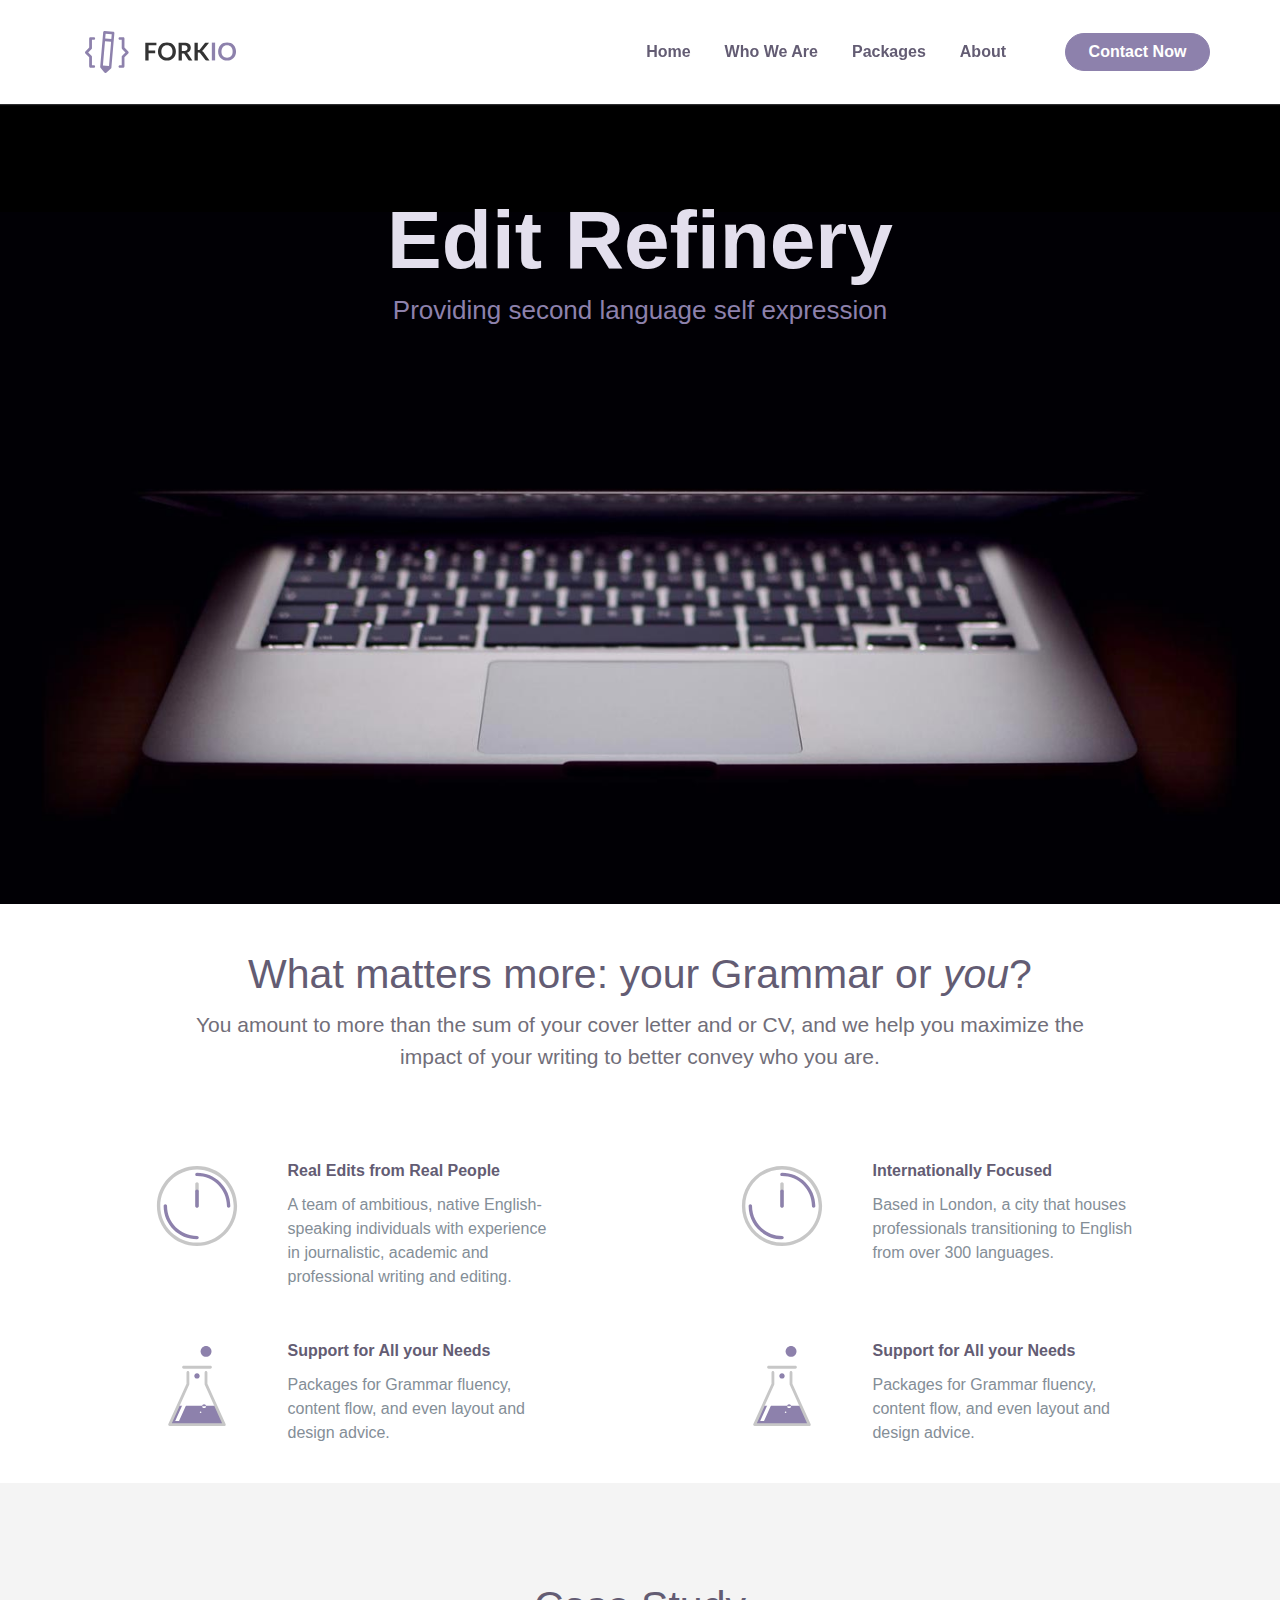
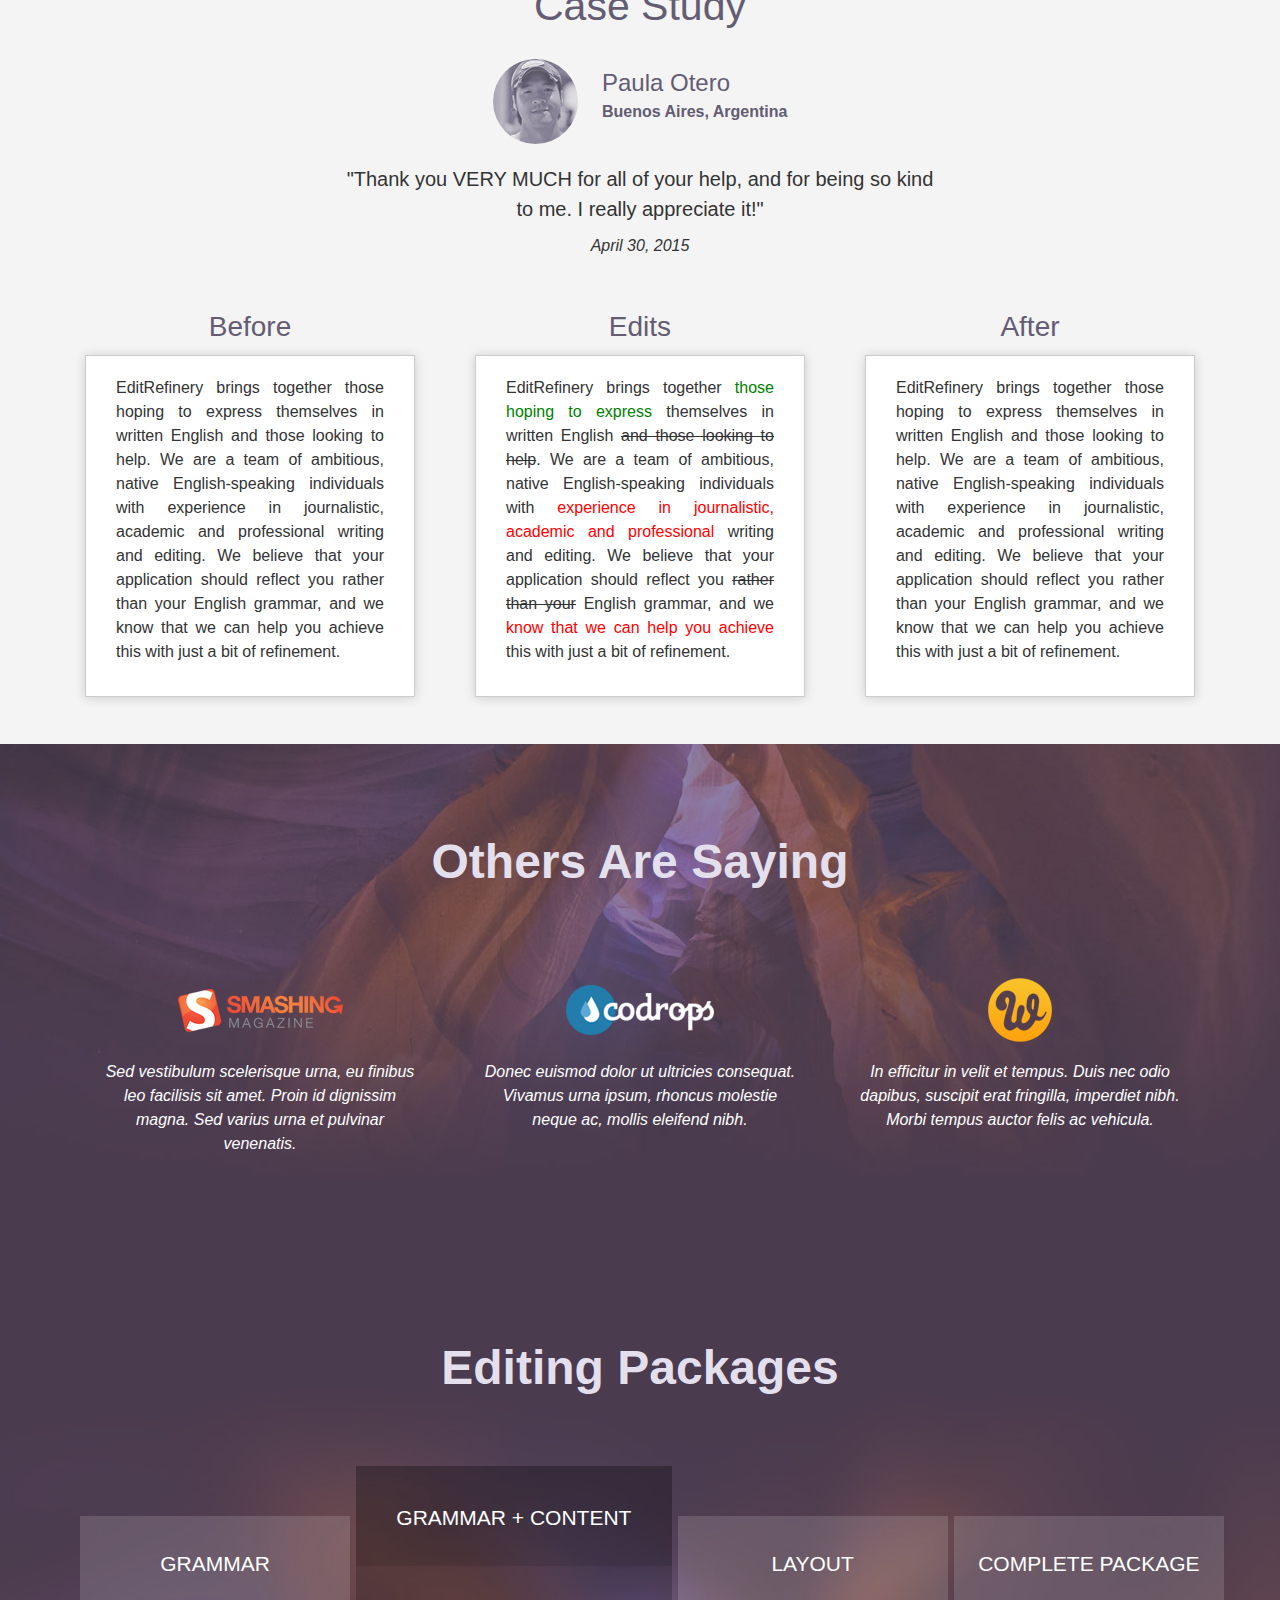
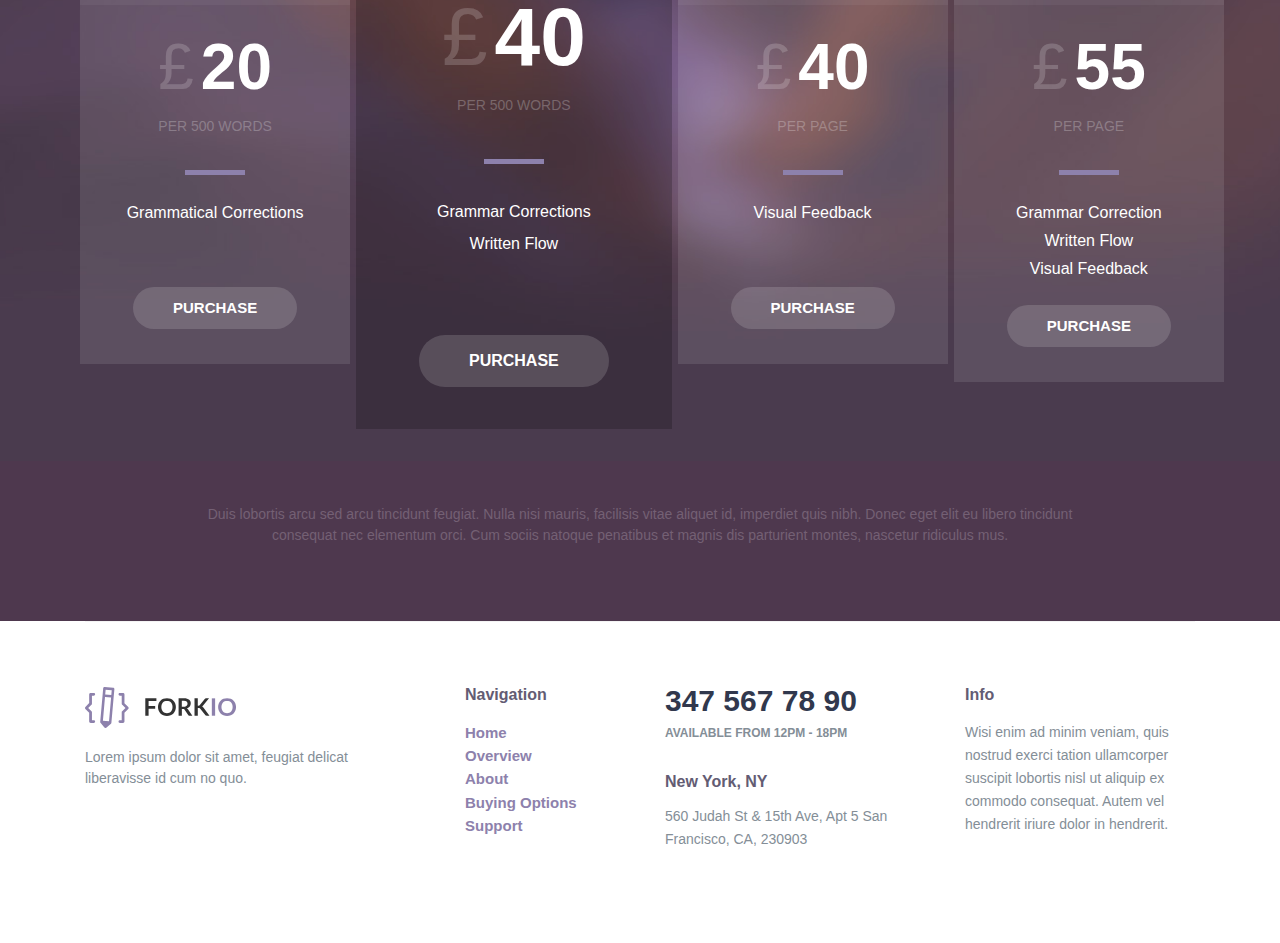
<file: index.html>
<!DOCTYPE html>
<html>
<head>
	<meta charset="utf-8">
	<meta name="viewport" content="width=device-width, initial-scale=1.0">
	<title>Edit Refinery</title>
	<meta name="description" content="A free responsive website template made exclusively for Codrops by Pixel Buddha and PSD2HTML">
	<meta name="keywords" content="website template, css3, one page, bootstrap, app template, web app, start-up">
	<meta name="author" content="Pixel Buddha and PSD2HTML for Codrops">
	<link rel="apple-touch-icon" sizes="57x57" href="favicons/apple-touch-icon-57x57.png">
	<link rel="apple-touch-icon" sizes="60x60" href="favicons/apple-touch-icon-60x60.png">
	<link rel="apple-touch-icon" sizes="72x72" href="favicons/apple-touch-icon-72x72.png">
	<link rel="apple-touch-icon" sizes="76x76" href="favicons/apple-touch-icon-76x76.png">
	<link rel="apple-touch-icon" sizes="114x114" href="favicons/apple-touch-icon-114x114.png">
	<link rel="apple-touch-icon" sizes="120x120" href="favicons/apple-touch-icon-120x120.png">
	<link rel="apple-touch-icon" sizes="144x144" href="favicons/apple-touch-icon-144x144.png">
	<link rel="apple-touch-icon" sizes="152x152" href="favicons/apple-touch-icon-152x152.png">
	<link rel="apple-touch-icon" sizes="180x180" href="favicons/apple-touch-icon-180x180.png">
	<link rel="icon" type="image/png" href="favicons/favicon-32x32.png" sizes="32x32">
	<link rel="icon" type="image/png" href="favicons/favicon-194x194.png" sizes="194x194">
	<link rel="icon" type="image/png" href="favicons/favicon-96x96.png" sizes="96x96">
	<link rel="icon" type="image/png" href="favicons/android-chrome-192x192.png" sizes="192x192">
	<link rel="icon" type="image/png" href="favicons/favicon-16x16.png" sizes="16x16">
	<link rel="manifest" href="favicons/manifest.json">
	<link rel="shortcut icon" href="favicons/favicon.ico">
	<meta name="msapplication-TileColor" content="#603cba">
	<meta name="msapplication-TileImage" content="favicons/mstile-144x144.png">
	<meta name="msapplication-config" content="favicons/browserconfig.xml">
	<meta name="theme-color" content="#ffffff">
	<link rel="stylesheet" href="css/bootstrap.css">
	<link rel="stylesheet" href="fonts/font-awesome-4.3.0/css/font-awesome.min.css">
	<link rel="stylesheet" href="css/all.css">
	<!-- <link href='http://fonts.googleapis.com/css?family=Montserrat:400,700|Source+Sans+Pro:400,700,400italic,700italic' rel='stylesheet' type='text/css'> -->
</head>
<body>
<div id="wrapper">
	<header id="header">
		<div class="container">
			<div class="logo"><a href="#"><img src="images/logo.svg" alt="FORKIO"></a></div>
			<nav id="nav">
				<div class="opener-holder">
					<a href="#" class="nav-opener"><span></span></a>
				</div>
				<a href="#" class="btn btn-primary rounded">Contact Now</a>
				<div class="nav-drop">
					<ul>
						<li class="active visible-sm visible-xs"><a href="#">Home</a></li>
						<li><a href="#home">Home</a></li>
						<li><a href="#info">Who We Are</a></li>
						<li><a href="#packages">Packages</a></li>
						<li><a href="#">About</a></li>
					</ul>
					<div class="drop-holder visible-sm visible-xs">
						<span>Follow Us</span>
						<ul class="social-networks">
							<li><a class="fa fa-github" href="#"></a></li>
							<li><a class="fa fa-twitter" href="#"></a></li>
							<li><a class="fa fa-facebook" href="#"></a></li>
						</ul>
					</div>
				</div>
			</nav>
		</div>
	</header>
	<a name="home"></a>
	<section class="visual">

		<div class="container">
			<div class="text-block">
				<div class="heading-holder bg-black">
					<h1>Edit Refinery</h1>
				</div>
				<p class="tagline bg-black">Providing second language self expression</p>
				<!-- <span class="info bg-black">Available anywhere in the world</span> -->
			</div>
		</div>
		<img src="images/img-decor-01.jpg" alt="" class="bg-stretch full">
	</section>
	<!-- <section class="main">
		<div class="container">
			<div id="cta">
				<a href="http://tympanus.net/codrops/?p=23525" class="btn btn-primary rounded">Contact Now</a>
			</div>
			<div class="row">
				<div class="text-box col-md-offset-1 col-md-10">

					<h1>What matters more: your Grammar or <em>you</em>?</h1>
					<p>Here at EditRefinery, we believe that you amount to more than the sum of your cover letter and or CV. We vow to work with you to maximize the impact of your writing and better convey who you are.</p>
					<div class="social-placeholder"><img src="images/img-social-placeholder-01.png" height="26" width="365" alt=""></div>
				</div>
			</div>
		</div>
	</section>  -->
	<a name="info"></a>
	<scetion class="area">
		<div class="container">

			<div class="row">
				<br>
				<div class="text-box col-md-offset-1 col-md-10">
					<h1>What matters more: your Grammar or <em>you</em>?</h1>
					<p>You amount to more than the sum of your cover letter and or CV, and we help you maximize the impact of your writing to better convey who you are.</p>
					<!-- Could bold 'maximize the impact' and other parts -->
					<!-- <div class="social-placeholder"><img src="images/img-social-placeholder-01.png" height="26" width="365" alt=""></div> -->
				</div>
			</div>

			<div class="row">
				<div class="col-md-4 col-md-offset-1">
					<ul class="visual-list">
						<li>
							<div class="img-holder"><img src="images/graph-01.svg" alt=""></div>
							<div class="text-holder">
								<h3>Real Edits from Real People</h3>
								<p>A team of ambitious, native English-speaking individuals with experience in journalistic, academic and professional writing and editing.</p>
							</div>
						</li>
						<li>
							<div class="img-holder"><img src="images/graph-02.svg" alt=""></div>
							<div class="text-holder">
								<h3>Support for All your Needs</h3>
								<p>Packages for Grammar fluency, content flow, and even layout and design advice.</p>
							</div>
						</li>
					</ul>
				</div>
				<div class="col-md-4 col-md-offset-2">
					<ul class="visual-list">
						<li>
							<div class="img-holder"><img src="images/graph-01.svg" alt=""></div>
							<div class="text-holder">
								<h3>Internationally Focused</h3>
								<p>Based in London, a city that houses professionals transitioning to English from over 300 languages.</p><br>
							</div>
						</li>
						<li>
							<div class="img-holder"><img src="images/graph-02.svg" alt=""></div>
							<div class="text-holder">
								<h3>Support for All your Needs</h3>
								<p>Packages for Grammar fluency, content flow, and even layout and design advice.</p>
							</div>
						</li>
					</ul>
				</div>
			</div>
		</div>
	</scetion>
	<section class="area">
		<div class="container center-text">
			<h1>Case Study</h1>
			<div class="success-story">
				<div class="success-img">
					<div class="img-holder"><img src="images/user-01.jpg" height="85" width="85" alt=""></div>
					<div class="text-holder">
						<h3>Paula Otero</h3>
						<h4>Buenos Aires, Argentina</h4>
					</div>
				</div>
				<p>"Thank you VERY MUCH for all of your help, and for being so kind to me. I really appreciate it!"</p>
				<em>April 30, 2015</em>
			</div>
			<div class="row">
				<div class="col-md-4 edit-holder">
					<h3>Before</h3>
					<div class="edit-box before">
						<p>EditRefinery brings together those hoping to express themselves in written English and those looking to help. We are a team of ambitious, native English-speaking individuals with experience in journalistic, academic and professional writing and editing. We believe that your application should reflect you rather than your English grammar, and we know that we can help you achieve this with just a bit of refinement.</p>
					</div>
					<!-- <img class="img-right" src="images/before-edits.png" alt="before"> -->
				</div>
				<div class="col-md-4 edit-holder">
					<h3>Edits</h3>
					<div class="edit-box edits">
						<p>EditRefinery brings together <span class="green">those hoping to express</span> themselves in written English <strike>and those looking to help</strike>. We are a team of ambitious, native English-speaking individuals with <span class="red">experience in journalistic, academic and professional</span> writing and editing. We believe that your application should reflect you <strike>rather than your</strike> English grammar, and we <span class="red">know that we can help you achieve</span> this with just a bit of refinement.</p>
					</div>
				</div>
				<div class="col-md-4 edit-holder">
					<h3>After</h3>
					<div class="edit-box after">
						<p>EditRefinery brings together those hoping to express themselves in written English and those looking to help. We are a team of ambitious, native English-speaking individuals with experience in journalistic, academic and professional writing and editing. We believe that your application should reflect you rather than your English grammar, and we know that we can help you achieve this with just a bit of refinement.</p>
					</div>
					<!-- <img class="img-left" src="images/after-edits.png" alt="after"> -->
				</div>
			</div>
		</div>
	</section>
	
	<section class="visual-container">
		<div class="visual-area">
			<div class="container">
				<h2>Others Are Saying</h2>
				<ul class="testimonials">
					<li>
						<div class="img-holder"><a href="#"><img src="images/logo-smashing.png" height="43" width="165" alt="smashing magazine"></a></div>
						<p><em>Sed vestibulum scelerisque urna, eu finibus leo facilisis sit amet. Proin id dignissim magna. Sed varius urna et pulvinar venenatis. </em></p>
					</li>
					<li>
						<div class="img-holder"><a href="#"><img src="images/logo-codrops.png" height="50" width="148" alt="codrops"></a></div>
						<p><em>Donec euismod dolor ut ultricies consequat. Vivamus urna ipsum, rhoncus molestie neque ac, mollis eleifend nibh.</em></p>
					</li>
					<li>
						<div class="img-holder"><a href="#"><img src="images/logo-w.png" height="64" width="64" alt="w"></a></div>
						<p><em>In efficitur in velit et tempus. Duis nec odio dapibus, suscipit erat fringilla, imperdiet nibh. Morbi tempus auctor felis ac vehicula. </em></p>
					</li>
				</ul>
			</div>
			<img src="images/img-decor-02.jpg" height="764" width="1380" alt="" class="bg-stretch">
		</div>
		<a name="packages"></a>	
		<div class="visual-area">
			<div class="container">
				<h2>Editing Packages</h2>
				<div class="pricing-tables">
					<div class="plan">
		                <div class="head">
		                    <h3>Grammar</h3>
		                </div>
		                <div class="price">
		                    <span class="price-main"><span class="symbol">&#163;</span>20</span>
		                    <span class="price-additional">per 500 words</span>
		                </div>
		                <ul class="item-list">
		                    <li>Grammatical Corrections</li>
		                </ul>
		                <button type="button" class="btn btn-default rounded">purchase</button>
		            </div>
		            <div class="plan recommended">
		                <div class="head">
		                    <h3>Grammar + Content</h3> </div>
		                <div class="price">
		                    <span class="price-main"><span class="symbol">&#163;</span>40</span>
		                    <span class="price-additional">per 500 words</span>
		                </div>
		                    <ul class="item-list">
		                       <li>Grammar Corrections</li>
		                       <li>Written Flow</li>
		                    </ul>
		                <button type="button" class="btn btn-default rounded">purchase</button>
		            </div>
		            <div class="plan">
		                <div class="head">
		                    <h3>Layout</h3> </div>
		                <div class="price">
		                    <span class="price-main"><span class="symbol">&#163;</span>40</span>
		                    <span class="price-additional">per page</span>
		                </div>
		                    <ul class="item-list">
		                        <li>Visual Feedback</li>
		                    </ul>
		                <button type="button" class="btn btn-default rounded">purchase</button>
		            </div>
		            <div class="plan">
		                <div class="head">
		                    <h3>Complete Package</h3> </div>
		                <div class="price">
		                    <span class="price-main"><span class="symbol">&#163;</span>55</span>
		                    <span class="price-additional">per page</span>
		                </div>
		                <ul class="item-list">
		                    <li>Grammar Correction</li>
		                    <li>Written Flow</li>
		                    <li>Visual Feedback</li>
		                </ul>
		                <button type="button" class="btn btn-default rounded">purchase</button>
		            </div>
				</div>
				<p class="silent">Duis lobortis arcu sed arcu tincidunt feugiat. Nulla nisi mauris, facilisis vitae aliquet id, imperdiet quis nibh. Donec eget elit eu libero tincidunt consequat nec elementum orci. Cum sociis natoque penatibus et magnis dis parturient montes, nascetur ridiculus mus. </p>
			</div>
			<img src="images/img-decor-03.jpg" height="1175" width="1380" alt="" class="bg-stretch">
		</div>
	</section>
	
	<footer id="footer">
		<div class="container">
			<div class="footer-holder">
				<div class="row">
					<div class="col-md-4">
						<div class="logo"><a href="#"><img src="images/logo.svg" alt="FORKIO"></a></div>
						<p>Lorem ipsum dolor sit amet, feugiat delicat<br /> liberavisse id cum no quo.</p>
					</div>
					<div class="col-md-2">
						<h4>Navigation</h4>
						<ul>
							<li><a href="#">Home</a></li>
							<li><a href="#">Overview</a></li>
							<li><a href="#">About</a></li>
							<li><a href="#">Buying Options</a></li>
							<li><a href="#">Support</a></li>
						</ul>
					</div>
					<div class="col-md-3">
						<div class="text-holder">
							<strong class="phone"><a href="tel:3475677890">347 567 78 90</a></strong>
							<span class="available">Available from 12PM - 18PM</span>
							<h4>New York, NY</h4>
							<address>560 Judah St &amp; 15th Ave, Apt 5 San Francisco, CA, 230903</address>
						</div>
					</div>
					<div class="col-md-3">
						<div class="text-frame">
							<h4>Info</h4>
							<p>Wisi enim ad minim veniam, quis nostrud exerci tation ullamcorper suscipit lobortis nisl ut aliquip ex commodo consequat. Autem vel hendrerit iriure dolor in hendrerit.</p>
						</div>
					</div>
				</div>
			</div>
		</div>
	</footer>
</div>
<script src="js/jquery-1.11.2.min.js"></script>
<script src="js/bootstrap.js"></script>
<script src="js/jquery.main.js"></script>
</body>
</html>
</file>
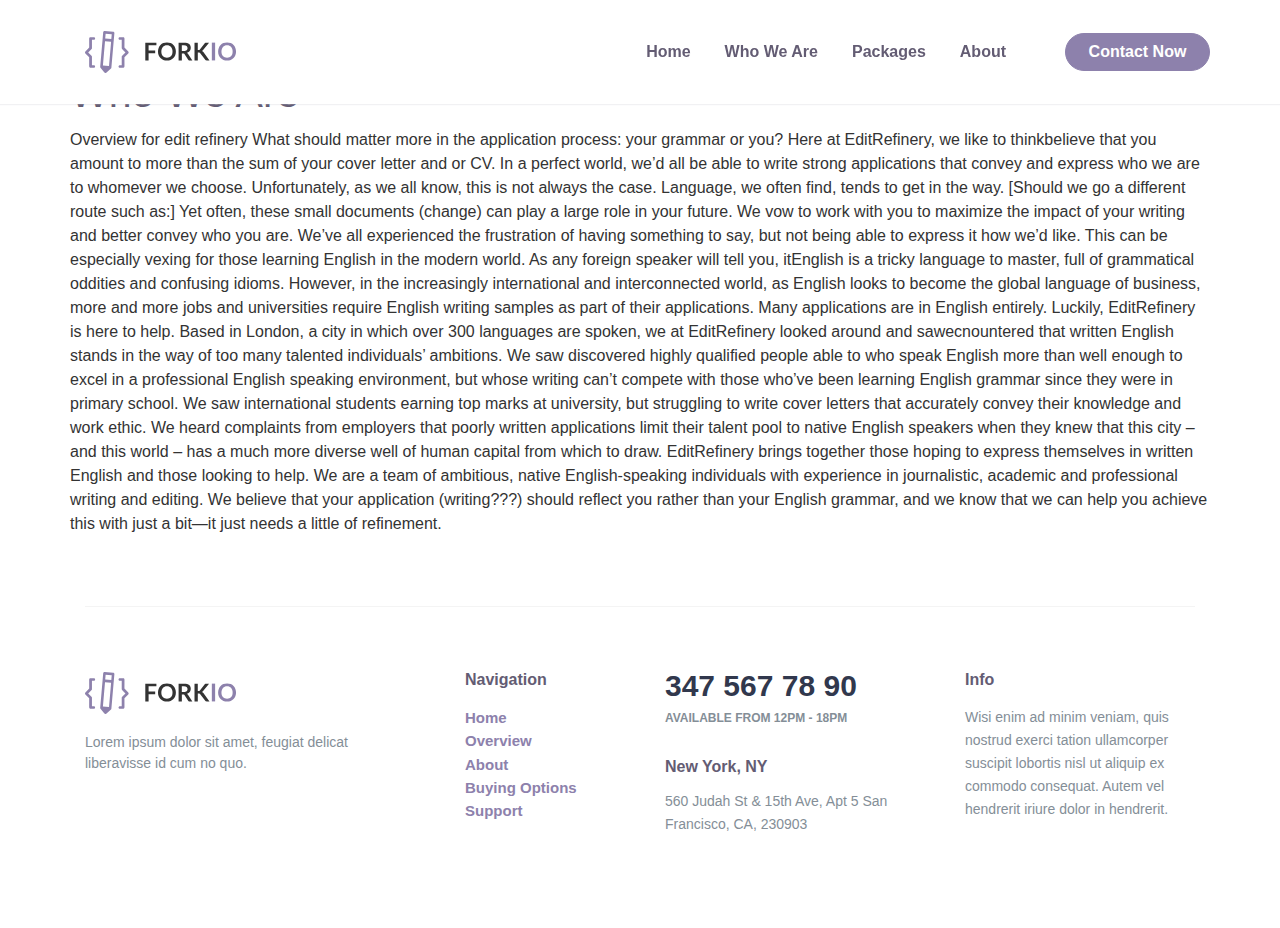
<file: about.html>
<!DOCTYPE html>
<html>
<head>
	<meta charset="utf-8">
	<meta name="viewport" content="width=device-width, initial-scale=1.0">
	<title>Edit Refinery</title>
	<meta name="description" content="A free responsive website template made exclusively for Codrops by Pixel Buddha and PSD2HTML">
	<meta name="keywords" content="website template, css3, one page, bootstrap, app template, web app, start-up">
	<meta name="author" content="Pixel Buddha and PSD2HTML for Codrops">
	<link rel="apple-touch-icon" sizes="57x57" href="favicons/apple-touch-icon-57x57.png">
	<link rel="apple-touch-icon" sizes="60x60" href="favicons/apple-touch-icon-60x60.png">
	<link rel="apple-touch-icon" sizes="72x72" href="favicons/apple-touch-icon-72x72.png">
	<link rel="apple-touch-icon" sizes="76x76" href="favicons/apple-touch-icon-76x76.png">
	<link rel="apple-touch-icon" sizes="114x114" href="favicons/apple-touch-icon-114x114.png">
	<link rel="apple-touch-icon" sizes="120x120" href="favicons/apple-touch-icon-120x120.png">
	<link rel="apple-touch-icon" sizes="144x144" href="favicons/apple-touch-icon-144x144.png">
	<link rel="apple-touch-icon" sizes="152x152" href="favicons/apple-touch-icon-152x152.png">
	<link rel="apple-touch-icon" sizes="180x180" href="favicons/apple-touch-icon-180x180.png">
	<link rel="icon" type="image/png" href="favicons/favicon-32x32.png" sizes="32x32">
	<link rel="icon" type="image/png" href="favicons/favicon-194x194.png" sizes="194x194">
	<link rel="icon" type="image/png" href="favicons/favicon-96x96.png" sizes="96x96">
	<link rel="icon" type="image/png" href="favicons/android-chrome-192x192.png" sizes="192x192">
	<link rel="icon" type="image/png" href="favicons/favicon-16x16.png" sizes="16x16">
	<link rel="manifest" href="favicons/manifest.json">
	<link rel="shortcut icon" href="favicons/favicon.ico">
	<meta name="msapplication-TileColor" content="#603cba">
	<meta name="msapplication-TileImage" content="favicons/mstile-144x144.png">
	<meta name="msapplication-config" content="favicons/browserconfig.xml">
	<meta name="theme-color" content="#ffffff">
	<link rel="stylesheet" href="css/bootstrap.css">
	<link rel="stylesheet" href="fonts/font-awesome-4.3.0/css/font-awesome.min.css">
	<link rel="stylesheet" href="css/all.css">
	<!-- <link href='http://fonts.googleapis.com/css?family=Montserrat:400,700|Source+Sans+Pro:400,700,400italic,700italic' rel='stylesheet' type='text/css'> -->
</head>
<body>
<div id="wrapper">
	<header id="header">
		<div class="container">
			<div class="logo"><a href="#"><img src="images/logo.svg" alt="FORKIO"></a></div>
			<nav id="nav">
				<div class="opener-holder">
					<a href="#" class="nav-opener"><span></span></a>
				</div>
				<a href="#" class="btn btn-primary rounded">Contact Now</a>
				<div class="nav-drop">
					<ul>
						<li class="active visible-sm visible-xs"><a href="#">Home</a></li>
						<li><a href="#home">Home</a></li>
						<li><a href="#info">Who We Are</a></li>
						<li><a href="#packages">Packages</a></li>
						<li><a href="#">About</a></li>
					</ul>
					<div class="drop-holder visible-sm visible-xs">
						<span>Follow Us</span>
						<ul class="social-networks">
							<li><a class="fa fa-github" href="#"></a></li>
							<li><a class="fa fa-twitter" href="#"></a></li>
							<li><a class="fa fa-facebook" href="#"></a></li>
						</ul>
					</div>
				</div>
			</nav>
		</div>
	</header>

	<section class="main">
		<div class="container">
			<h1>Who We Are</h1>
			<p>Overview for edit refinery

What should matter more in the application process: your grammar or you?

Here at EditRefinery, we like to thinkbelieve that you amount to more than the sum of your cover letter and or CV. 

In a perfect world, we’d all be able to write strong applications that convey and express who we are to whomever we choose. Unfortunately, as we all know, this is not always the case. Language, we often find, tends to get in the way.

[Should we go a different route such as:] Yet often, these small documents (change) can play a large role in your future. We vow to work with you to maximize the impact of your writing and better convey who you are.

We’ve all  experienced the frustration of having something to say, but not being able to express it how we’d like. This can be especially vexing for those learning English in the modern world.  As any foreign speaker will tell you, itEnglish is a tricky language to master, full of grammatical oddities and confusing idioms. However, in the increasingly international and interconnected world, as English looks to become the global language of business, more and more jobs and universities require English writing samples as part of their applications. Many applications are in English entirely.  Luckily, EditRefinery is here to help.

Based in London, a city in which over 300 languages are spoken, we at EditRefinery looked around and sawecnountered that written English stands in the way of too many talented individuals’ ambitions. We saw discovered highly qualified people able to who speak English more than well enough to excel in a professional English speaking environment, but whose writing can’t compete with those who’ve been learning English grammar since they were in primary school. We saw international students earning top marks at university, but struggling to write cover letters that accurately convey their knowledge and work ethic. We heard complaints from employers that poorly written applications limit their talent pool to native English speakers when they knew that this city – and this world – has a much more diverse well of human capital  from which to draw.

EditRefinery brings together those hoping to express themselves in written English and those looking to help. We are a team of ambitious, native English-speaking individuals with experience in journalistic, academic and professional writing and editing. We believe that your application (writing???) should reflect you rather than your English grammar, and we know that we can help you achieve this with just a bit—it just needs a little of  refinement.
</p>
		</div>
	</section>


	<footer id="footer">
		<div class="container">
			<div class="footer-holder">
				<div class="row">
					<div class="col-md-4">
						<div class="logo"><a href="#"><img src="images/logo.svg" alt="FORKIO"></a></div>
						<p>Lorem ipsum dolor sit amet, feugiat delicat<br /> liberavisse id cum no quo.</p>
					</div>
					<div class="col-md-2">
						<h4>Navigation</h4>
						<ul>
							<li><a href="#">Home</a></li>
							<li><a href="#">Overview</a></li>
							<li><a href="#">About</a></li>
							<li><a href="#">Buying Options</a></li>
							<li><a href="#">Support</a></li>
						</ul>
					</div>
					<div class="col-md-3">
						<div class="text-holder">
							<strong class="phone"><a href="tel:3475677890">347 567 78 90</a></strong>
							<span class="available">Available from 12PM - 18PM</span>
							<h4>New York, NY</h4>
							<address>560 Judah St &amp; 15th Ave, Apt 5 San Francisco, CA, 230903</address>
						</div>
					</div>
					<div class="col-md-3">
						<div class="text-frame">
							<h4>Info</h4>
							<p>Wisi enim ad minim veniam, quis nostrud exerci tation ullamcorper suscipit lobortis nisl ut aliquip ex commodo consequat. Autem vel hendrerit iriure dolor in hendrerit.</p>
						</div>
					</div>
				</div>
			</div>
		</div>
	</footer>
</div>
<script src="js/jquery-1.11.2.min.js"></script>
<script src="js/bootstrap.js"></script>
<script src="js/jquery.main.js"></script>
</body>
</html>
</file>
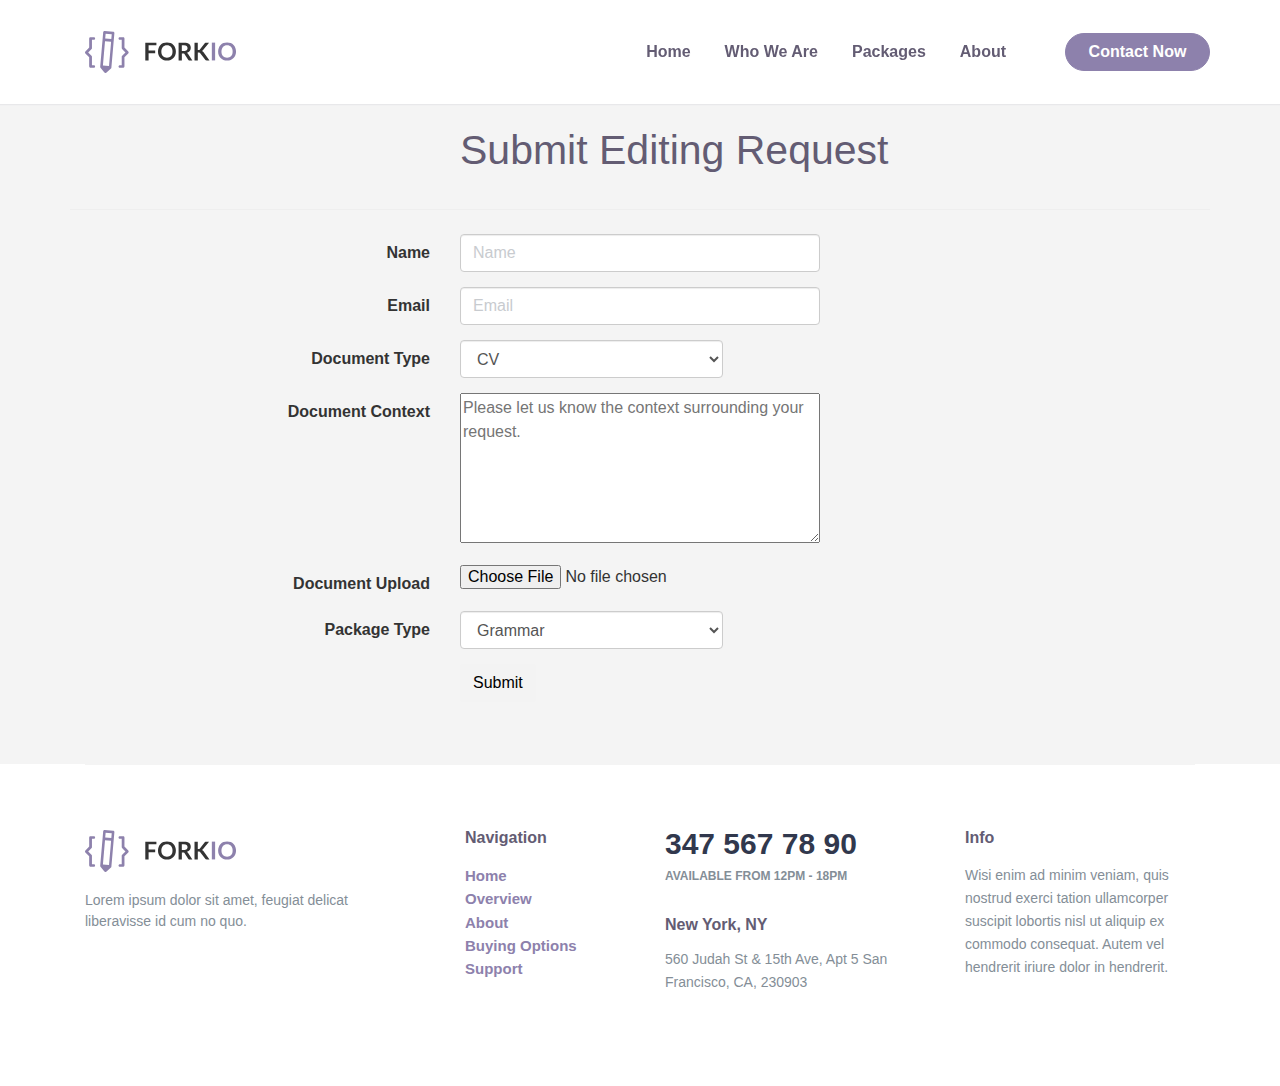
<file: request.html>
<!DOCTYPE html>
<html>
<head>
	<meta charset="utf-8">
	<meta name="viewport" content="width=device-width, initial-scale=1.0">
	<title>Edit Refinery</title>
	<meta name="description" content="A free responsive website template made exclusively for Codrops by Pixel Buddha and PSD2HTML">
	<meta name="keywords" content="website template, css3, one page, bootstrap, app template, web app, start-up">
	<meta name="author" content="Pixel Buddha and PSD2HTML for Codrops">
	<link rel="apple-touch-icon" sizes="57x57" href="favicons/apple-touch-icon-57x57.png">
	<link rel="apple-touch-icon" sizes="60x60" href="favicons/apple-touch-icon-60x60.png">
	<link rel="apple-touch-icon" sizes="72x72" href="favicons/apple-touch-icon-72x72.png">
	<link rel="apple-touch-icon" sizes="76x76" href="favicons/apple-touch-icon-76x76.png">
	<link rel="apple-touch-icon" sizes="114x114" href="favicons/apple-touch-icon-114x114.png">
	<link rel="apple-touch-icon" sizes="120x120" href="favicons/apple-touch-icon-120x120.png">
	<link rel="apple-touch-icon" sizes="144x144" href="favicons/apple-touch-icon-144x144.png">
	<link rel="apple-touch-icon" sizes="152x152" href="favicons/apple-touch-icon-152x152.png">
	<link rel="apple-touch-icon" sizes="180x180" href="favicons/apple-touch-icon-180x180.png">
	<link rel="icon" type="image/png" href="favicons/favicon-32x32.png" sizes="32x32">
	<link rel="icon" type="image/png" href="favicons/favicon-194x194.png" sizes="194x194">
	<link rel="icon" type="image/png" href="favicons/favicon-96x96.png" sizes="96x96">
	<link rel="icon" type="image/png" href="favicons/android-chrome-192x192.png" sizes="192x192">
	<link rel="icon" type="image/png" href="favicons/favicon-16x16.png" sizes="16x16">
	<link rel="manifest" href="favicons/manifest.json">
	<link rel="shortcut icon" href="favicons/favicon.ico">
	<meta name="msapplication-TileColor" content="#603cba">
	<meta name="msapplication-TileImage" content="favicons/mstile-144x144.png">
	<meta name="msapplication-config" content="favicons/browserconfig.xml">
	<meta name="theme-color" content="#ffffff">
	<link rel="stylesheet" href="css/bootstrap.css">
	<link rel="stylesheet" href="fonts/font-awesome-4.3.0/css/font-awesome.min.css">
	<link rel="stylesheet" href="css/all.css">
	<!-- <link href='http://fonts.googleapis.com/css?family=Montserrat:400,700|Source+Sans+Pro:400,700,400italic,700italic' rel='stylesheet' type='text/css'> -->
</head>
<body>
<div id="wrapper">
	<header id="header">
		<div class="container">
			<div class="logo"><a href="#"><img src="images/logo.svg" alt="FORKIO"></a></div>
			<nav id="nav">
				<div class="opener-holder">
					<a href="#" class="nav-opener"><span></span></a>
				</div>
				<a href="#" class="btn btn-primary rounded">Contact Now</a>
				<div class="nav-drop">
					<ul>
						<li class="active visible-sm visible-xs"><a href="#">Home</a></li>
						<li><a href="#home">Home</a></li>
						<li><a href="#info">Who We Are</a></li>
						<li><a href="#packages">Packages</a></li>
						<li><a href="#">About</a></li>
					</ul>
					<div class="drop-holder visible-sm visible-xs">
						<span>Follow Us</span>
						<ul class="social-networks">
							<li><a class="fa fa-github" href="#"></a></li>
							<li><a class="fa fa-twitter" href="#"></a></li>
							<li><a class="fa fa-facebook" href="#"></a></li>
						</ul>
					</div>
				</div>
			</nav>
		</div>
	</header>

	<section class="area top-section">
		<div class="container">
		<div class="row">
			<h1 class="col-sm-7 col-sm-offset-4">Submit Editing Request</h1>
		</div>
		<hr>
			<form class="form-horizontal">
			  <div class="form-group">
			    <label for="inputPassword3" class="col-sm-2 col-sm-offset-2 control-label">Name</label>
			    <div class="col-sm-4">
			      <input type="text" class="form-control" id="inputPassword3" placeholder="Name">
			    </div>
			  </div>
			  <div class="form-group">
			    <label for="inputEmail3" class="col-sm-2 col-sm-offset-2 control-label">Email</label>
			    <div class="col-sm-4">
			      <input type="email" class="form-control" id="inputEmail3" placeholder="Email">
			    </div>
			  </div>
			  <div class="form-group">
			    <label for="inputPassword3" class="col-sm-2 col-sm-offset-2 control-label">Document Type</label>
			    <div class="col-sm-3">
			     <select class="form-control">
				   <option>CV</option>
				   <option>Resume</option>
				   <option>Cover Letter</option>
				   <option>Other</option>
				 </select>
			    </div>
			  </div>
			  <div class="form-group">
			    <label for="inputPassword3" class="col-sm-2 col-sm-offset-2 control-label">Document Context</label>
			    <div class="col-sm-4">
			      <textarea rows="6" placeholder="Please let us know the context surrounding your request."></textarea>
			    </div>
			  </div>
			  <div class="form-group">
			    <label for="inputPassword3" class="col-sm-2 col-sm-offset-2 control-label">Document Upload</label>
			    <div class="col-sm-5">
			      <input type="file"  id="inputPassword3" placeholder="">
			    </div>
			  </div>
			  <div class="form-group">
			    <label for="inputPassword3" class="col-sm-2 col-sm-offset-2 control-label">Package Type</label>
			    <div class="col-sm-3">
			     <select class="form-control">
				   <option>Grammar</option>
				   <option>Grammar + Content</option>
				   <option>Layout</option>
				   <option>Grammar + Content + Layout</option>
				 </select>
			    </div>
			  </div>
			  <div class="form-group">
			    <div class="col-sm-offset-4 col-sm-4">
			      <button type="submit" class="btn btn-default">Submit</button>
			    </div>
			  </div>
			</form>			
		</div>
	</section>


	<footer id="footer">
		<div class="container">
			<div class="footer-holder">
				<div class="row">
					<div class="col-md-4">
						<div class="logo"><a href="#"><img src="images/logo.svg" alt="FORKIO"></a></div>
						<p>Lorem ipsum dolor sit amet, feugiat delicat<br /> liberavisse id cum no quo.</p>
					</div>
					<div class="col-md-2">
						<h4>Navigation</h4>
						<ul>
							<li><a href="#">Home</a></li>
							<li><a href="#">Overview</a></li>
							<li><a href="#">About</a></li>
							<li><a href="#">Buying Options</a></li>
							<li><a href="#">Support</a></li>
						</ul>
					</div>
					<div class="col-md-3">
						<div class="text-holder">
							<strong class="phone"><a href="tel:3475677890">347 567 78 90</a></strong>
							<span class="available">Available from 12PM - 18PM</span>
							<h4>New York, NY</h4>
							<address>560 Judah St &amp; 15th Ave, Apt 5 San Francisco, CA, 230903</address>
						</div>
					</div>
					<div class="col-md-3">
						<div class="text-frame">
							<h4>Info</h4>
							<p>Wisi enim ad minim veniam, quis nostrud exerci tation ullamcorper suscipit lobortis nisl ut aliquip ex commodo consequat. Autem vel hendrerit iriure dolor in hendrerit.</p>
						</div>
					</div>
				</div>
			</div>
		</div>
	</footer>
</div>
<script src="js/jquery-1.11.2.min.js"></script>
<script src="js/bootstrap.js"></script>
<script src="js/jquery.main.js"></script>
</body>
</html>
</file>
<file: css/all.css>
* {
  font-size: 100.01%; }

html {
  font-size: 62.5%;
  height: 100%; }

body {
  margin: 0;
  height: 100%;
  /*font: 1.3rem/1.61538 "Montserrat", sans-serif; */
}

.top-section{
  padding-top: 104px !important;
}

textarea{
  width: 100%;
}

.img-right{
/*  position: absolute;
  right: 0;
  top: 0;*/
  float: right;
  border: 1px solid rgba(0, 0, 0, .2);
  box-shadow: 1px 1px 10px #ccc;
}

.img-left{
 /* position: absolute;
  left:0;
  top:0;*/
  float: left;
  border: 1px solid rgba(0, 0, 0, .2);
  box-shadow: -1px 1px 10px #ccc;
}

.center-text{
  text-align: center;
}
.edit-holder{
  padding: 0 30px;
  text-align: center;
}

.success-story{
  margin: 30px 0;
}

.success-story>p{
  max-width: 600px;
  margin: 10px auto;
  font-size: 20px;
}
.success-img{
  margin-bottom: 20px;
}

.success-img .img-holder{
  display: inline-block;
  margin-right: 20px;
  vertical-align: middle;
}

.success-img .img-holder img{
  border-radius: 50%;
}

.success-img .text-holder{
  display: inline-block;
  text-align: left;
  vertical-align: middle;
}

.success-img .text-holder h3{
  margin: 0;
  font-size: 2.4rem;
  line-height: 1.33333;
  color: #635C73;
}

.success-img .text-holder h4{
  margin: 0 0 12px;
  font-size: 16px;
  line-height: 1.625;
  font-weight: bold;
}

.edit-box{
  text-align: justify;
  background-color: white;
  border: 1px solid rgba(0, 0, 0, .2);
  box-shadow: 0px 1px 10px #ccc;
  padding: 20px 30px;
}

.red{
  color: red;
}

.green{
  color: green;
}

/*
.edits-holder{
  height: 200px; 
}*/

.full{
  width: 100%;
}

p {
  font-family: "Source Sans Pro", sans-serif; }

.btn, a {
  -webkit-transition: color linear .4s, background-color linear .4s, border-color linear .4s;
  transition: color linear .4s, background-color linear .4s, border-color linear .4s; }
  .btn:hover, a:hover {
    text-decoration: none;
    outline: none; }

.btn-link {
  display: inline-block;
  vertical-align: top;
  background: #f4f4f4;
  border-radius: 3px;
  font-weight: bold;
  font-size: 1.4rem;
  line-height: 1.3571428;
  padding: 7px 24px; }
  .btn-link:hover {
    background: #e0e0e0; }

#wrapper {
  width: 100%;
  height: 100%;
  display: table;
  overflow: hidden;
  table-layout: fixed; }

#footer {
  width: 100%;
  overflow: hidden;
  display: table-footer-group;
  height: 1%; }

.btn-blue {
  background: #3b5998;
  color: #fff; }
  .btn-blue:hover {
    color: #fff;
    background: #21396b; }

.logo {
  float: left;
  margin: 0 0 0 15px;
  width: 151px;
  height: 41px; }

.social-placeholder {
  padding: 9px 0 0;
  height: 35px; }
  .social-placeholder img {
    vertical-align: top;
    max-width: 100%;
    height: auto; }

#header {
  position: fixed;
  top: 0;
  left: 0;
  width: 100%;
  z-index: 99;
  padding: 31px 0 32px;
  background: #fff;
  box-shadow: 0 1px 1px rgba(196, 194, 202, 0.23);
  -webkit-backface-visibility: hidden;
  /* Prevent Chrome bug because of on-scroll effect in other section */ }
  #header .btn {
    float: right;
    margin: 2px 0 0 59px;
    height: 38px;
    min-width: 145px;
    padding: 7px;
    font-weight: bold;
    font-size: 1.6rem;
    line-height: 22px;
    letter-spacing: 0; }

#nav {
  overflow: hidden;
  text-align: right;
  font-size: 0;
  letter-spacing: -4px;
  white-space: nowrap; }
  #nav .nav-drop {
    overflow: hidden; }
  #nav ul {
    padding: 9px 0 5px;
    margin: 0; }
  #nav li {
    display: inline-block;
    vertical-align: top;
    font-size: 1.6rem;
    line-height: 24px;
    font-weight: bold;
    letter-spacing: 0;
    white-space: normal;
    margin: 0 0 0 34px; }
    #nav li a {
      display: block;
      color: #635C73; }
      #nav li a:hover {
        text-decoration: none;
        color: #8d81ac; }

.nav-opener {
  display: none;
  float: right;
  width: 31px;
  height: 31px;
  position: relative;
  text-indent: -9999px;
  overflow: hidden; }

.nav-opener:before, .nav-opener:after, .nav-opener span {
  background: #333;
  border-radius: 4px;
  position: absolute;
  top: 17px;
  left: 3px;
  right: 3px;
  height: 3px;
  margin-top: -2px;
  /* height/2 */
  -webkit-transition: all 0.2s linear;
  transition: all 0.2s linear; }

.nav-opener:before {
  content: '';
  top: 8px;
  left: 30%; }

.nav-opener:after {
  content: '';
  top: 26px; }

.nav-active .nav-opener span {
  opacity: 0; }

.nav-opener:hover {
  opacity: .9; }

.nav-active .nav-opener:after, .nav-active .nav-opener:before {
  -moz-transform: rotate(45deg);
  -webkit-transform: rotate(45deg);
  -ms-transform: rotate(45deg);
  transform: rotate(45deg);
  top: 16px;
  left: 5%;
  right: 5%; }

.nav-active .nav-opener:after {
  -moz-transform: rotate(-45deg);
  -webkit-transform: rotate(-45deg);
  -ms-transform: rotate(-45deg);
  transform: rotate(-45deg); }

.visual {
  min-height: 904px;
  position: relative;
  overflow: hidden;
  text-align: center;
  color: #8d81ac;
  font-size: 0;
  letter-spacing: -4px;
  padding: 104px 0 0;
  background: #000; }
  .visual .bg-stretch {
    position: absolute;
    bottom: 0;
    left: 50%;
    -webkit-transform: translateX(-50%);
    -ms-transform: translateX(-50%);
    transform: translateX(-50%); }
  .visual > .container {
    display: inline-block;
    vertical-align: top;
    position: relative;
    z-index: 1;
    font-size: 2.4rem;
    line-height: 1.5;
    letter-spacing: 0; }
  .visual h1 {
    margin: 0 0 10px;
    font-size: 8.2rem;
    line-height: 1.12;
    font-weight: bold;
    color: #e3dfed; }
  .visual p {
    margin: 0 0 8px; }
    .visual p.tagline {
      line-height: 1.1;
      font-size: 2.6rem; }
  .visual .info {
    display: block;
    font-size: 1.6rem;
    line-height: 1.5;
    color: #494654;
    text-transform: uppercase; }
  .visual .text-block {
    padding: 90px 0; }

#cta {
  position: relative;
  z-index: 1;
  margin: -80px 0 55px;
  text-align: center;
  color: #848e97;
  font-size: 1.4rem;
  line-height: 1.28571428; }
  #cta .btn {
    margin: 0 0 16px;
    height: 62px;
    font-size: 2.1rem;
    line-height: 26px;
    font-weight: bold;
    padding: 17px;
    min-width: 390px; }
  #cta p {
    margin: 0 0 18px; }

.cta-list {
  margin: 0;
  padding: 0;
  list-style: none;
  text-align: center;
  font-size: 0;
  letter-spacing: -4px;
  white-space: nowrap;
  color: #848e97; }
  .cta-list li {
    display: inline-block;
    vertical-align: top;
    margin: 0 20px;
    font-size: 1.4rem;
    line-height: 1.285;
    letter-spacing: 0;
    white-space: normal; }
  .cta-list .btn {
    position: relative;
    margin: 0 0 15px;
    height: 50px;
    line-height: 30px;
    padding: 10px 50px;
    min-width: 240px; }
    .cta-list .btn i {
      position: absolute;
      left: 24px;
      top: 50%;
      font-size: 2.4rem;
      -webkit-transform: translateY(-50%);
      -ms-transform: translateY(-50%);
      transform: translateY(-50%); }
      .cta-list .btn i.fa-twitter {
        font-size: 2rem; }
      .cta-list .btn i.fa-facebook {
        font-size: 1.6rem; }

.text-box {
  text-align: center;
  font-size: 2.1rem;
  line-height: 1.524;
  color: #716E79;
  padding-bottom: 23px; }
  .text-box h2 {
    margin: 0 0 20px;
    font-size: 5.4rem;
    line-height: 1.148;
    text-transform: uppercase;
    font-weight: bold; }
  .text-box p {
    margin: 0 0 35px; }

.rounded {
  border-radius: 40px; }

.main {
  padding: 47px 0; }
  .main .content {
    padding: 25px 15px 23px;
    font-size: 1.3rem;
    line-height: 1.615;
    color: #848e97; }
  .main h3 {
    margin: 0 0 46px;
    font-size: 2.8rem;
    line-height: 1.285;
    font-weight: 300;
    color: #D3D1DA; }
  .main h4 {
    margin: 0 0 12px;
    font-size: 16px;
    line-height: 1.625;
    font-weight: bold; }
    .style-01 .main h4 {
      margin: 0 0 7px; }
  .main p {
    margin: 0 0 23px; }
  .main .date {
    display: block;
    margin: -5px 0 0;
    padding: 0 0 22px; }
  .main .btn-holder {
    padding: 32px 0 0; }

.area {
  padding: 77px 0 47px;
  background: #f4f4f4; }
  .area h2 {
    margin: 0 0 28px;
    font-size: 4rem;
    line-height: 1.107;
    font-weight: bold; }

.slide-holder {
  padding: 0 0 0 65px; }
  .slide-holder .img-slide {
    position: relative;
    margin: 0 0 -140px; }
    .slide-holder .img-slide img {
      position: relative;
      top: 0;
      left: -20px; }

/* See Blueprint http://tympanus.net/codrops/2013/07/18/on-scroll-effect-layout/ */
.scroll-effect-init .img-slide {
  -webkit-transition: -webkit-transform 1s;
  transition: transform 1s; }

.scroll-effect-init .img-slide {
  -webkit-transform: translateX(50px);
  -moz-transform: translateX(50px);
  transform: translateX(50px); }

.slide-holder.scroll-effect-animate .img-slide {
  -webkit-transform: translateX(0px);
  -moz-transform: translateX(0px);
  transform: translateX(0px);
  opacity: 1; }

.visual-list {
  margin: 0 -25px -40px -15px;
  padding: 28px 0;
  list-style: none;
  color: #848e97; }
  .visual-list .img-holder {
    float: left;
    width: 90px;
    text-align: center;
    margin: 7px 45px 0 0; }
    .visual-list .img-holder img {
      vertical-align: top; }
  .visual-list .text-holder {
    overflow: hidden; }
  .visual-list li {
    padding: 0 0 29px; }
  .visual-list h3 {
    margin: 0 0 10px;
    font-size: 1.6rem;
    line-height: 1.5;
    font-weight: bold;
    color: #635C73; }
  .visual-list p {
    margin: 0 0 21px; }

.cycle-gallery {
  position: relative;
  text-align: center;
  padding: 40px 200px 33px;
  margin: 0 0 60px;
  font-size: 2rem;
  line-height: 1.6; }
  .cycle-gallery p a {
    font-weight: 400; }
  .cycle-gallery .img-box {
    display: block;
    font-size: 1.6rem;
    line-height: 1.5;
    padding: 0 0 40px; }
    .cycle-gallery .img-box .img-holder {
      display: inline-block;
      vertical-align: middle;
      margin: 0 22px 0 0;
      overflow: hidden; }
      .cycle-gallery .img-box .img-holder img {
        border-radius: 50%; }
    .cycle-gallery .img-box .text-holder {
      display: inline-block;
      vertical-align: middle;
      text-align: left; }
    .cycle-gallery .img-box h3 {
      margin: 0;
      font-size: 2.4rem;
      line-height: 1.33333;
      color: #635C73; }
    .cycle-gallery .img-box a {
      font-weight: bold; }
  .cycle-gallery:after {
    content: "";
    position: absolute;
    bottom: 0;
    left: 180px;
    right: 180px;
    height: 1px;
    background: #f4f4f4; }
  .cycle-gallery [class^='btn-'] {
    position: absolute;
    top: 50%;
    margin: 23px 0 0;
    z-index: 9;
    -webkit-transform: translateY(-50%);
    -ms-transform: translateY(-50%);
    transform: translateX(-50%);
    color: #a3a3a3; }
    .cycle-gallery [class^='btn-']:hover {
      color: #000; }
  .cycle-gallery .btn-prev {
    left: 90px; }
  .cycle-gallery .btn-next {
    right: 90px; }
  .cycle-gallery .date {
    display: block;
    font-style: normal;
    font-size: 1.6rem;
    line-height: 1.5;
    font-weight: normal;
    color: #848e97; }

.cycle-gallery .mask {
  position: relative;
  overflow: hidden; }

.cycle-gallery .mask .slideset {
  width: 99999px;
  float: left; }

.cycle-gallery .mask .slide {
  float: left; }

.cycle-gallery .mask .slide.active {
  z-index: 1; }

.visual-container {
  background: #4E384E;
  text-align: center; }
  .visual-container .visual-area {
    position: relative;
    overflow: hidden;
    padding: 90px 0 70px;
    font-size: 1.4rem;
    line-height: 1.5;
    color: #fff; }
    .visual-container .visual-area > .container {
      position: relative;
      z-index: 1; }
      .visual-container .visual-area > .container > p {
        margin: 0 120px 5px; }
    .visual-container .visual-area .bg-stretch {
      position: absolute;
      top: 0;
      left: 0; }
  .visual-container .visual-area + .visual-area {
    padding: 70px 0; }
    .visual-container .visual-area + .visual-area:after {
      content: "";
      position: absolute;
      top: 0;
      left: 180px;
      right: 180px;
      height: 1px;
      background: rgba(102, 74, 102, 0.6); }
  .visual-container h2 {
    margin: 0 0 70px;
    font-size: 4.8rem;
    line-height: 1.166666;
    font-weight: bold;
    color: #e3dfed; }
  .visual-container p.silent {
    color: #746074; }

.testimonials {
  margin: 0;
  padding: 0;
  list-style: none;
  color: #fff;
  margin-bottom: -46px;
  overflow: hidden;
  font-size: 0;
  letter-spacing: -4px; }
  .testimonials li {
    display: inline-block;
    vertical-align: top;
    font-size: 1.6rem;
    line-height: 1.5;
    width: 33.3333%;
    letter-spacing: 0; }
  .testimonials .img-holder img {
    display: inline-block;
    vertical-align: middle; }
  .testimonials .img-holder:before {
    content: '';
    display: inline-block;
    vertical-align: middle;
    width: 1px;
    height: 100px;
    margin: 0 0 0 -1px; }
  .testimonials p {
    margin: 0 30px 70px; }

.pricing-tables {
  padding: 0 7px 25px;
  font-size: 0;
  letter-spacing: -4px;
  white-space: nowrap; }
  .pricing-tables h3 {
    font-size: 2.1rem;
    line-height: 1.5;
    text-transform: uppercase;
    color: #fff; }

.plan {
  display: inline-block;
  vertical-align: top;
  width: 24%;
  background: rgba(255, 255, 255, 0.1);
  border-radius: 0;
  min-height: 100px;
  margin: 50px 3px;
  padding: 0 0 35px;
  font-size: 1.6rem;
  letter-spacing: 0;
  white-space: normal;
  text-align: center;
  color: #fff; }
  .plan .head {
    background: rgba(255, 255, 255, 0.05);
    padding: 8px 0 13px;
    margin-bottom: 30px; }

.plan.recommended .head {
  padding: 12px 0 20px;
  background: rgba(0, 0, 0, 0.1); }

.plan .price {
  display: block;
  font-weight: bold;
  text-transform: uppercase; }

.price .price-main {
  display: block;
  padding: 0 0 17px;
  font-size: 6.4rem;
  vertical-align: top;
  line-height: 1;
  white-space: nowrap; }
  .recommended .price .price-main {
    font-size: 8.2rem; }

.price .price-main .symbol {
  display: inline-block;
  color: rgba(255, 255, 255, 0.18);
  vertical-align: top;
  margin: 0 7px 0 0;
  position: relative;
  font-weight: normal; }

.price .price-additional {
  color: rgba(255, 255, 255, 0.25);
  display: block;
  padding: 0 0 33px;
  font-weight: normal;
  font-size: 1.4rem; }
  .recommended .price .price-additional {
    padding: 0 0 43px; }

.plan .btn {
  height: 42px;
  font-size: 1.5rem;
  border: 0;
  line-height: 26px;
  padding: 8px 40px;
  text-transform: uppercase;
  color: #fff;
  font-weight: bold; }
  .plan .btn.btn-default {
    background: rgba(255, 255, 255, 0.15); }
    .plan .btn.btn-default:hover {
      background: rgba(255, 255, 255, 0.4); }

.recommended .btn {
  padding: 14px 50px;
  height: 52px;
  font-size: 1.6rem;
  line-height: 1.5;
  margin-bottom: 7px; }

.plan ul {
  display: block;
  position: relative;
  margin: 0;
  font-size: 1.6rem;
  line-height: 1.75;
  padding: 29px 0 22px;
  min-height: 117px;
  list-style: none; }

.plan ul:before {
  content: '';
  position: absolute;
  top: 0;
  left: 50%;
  width: 60px;
  margin: 0 0 0 -30px;
  height: 5px;
  background: #8d81ac; }

.plan.recommended {
  margin-top: 0;
  width: 28%;
  position: relative;
  z-index: 99;
  background: rgba(0, 0, 0, 0.2);
  border-color: #8d81ac; }
  .plan.recommended ul {
    min-height: 176px;
    line-height: 32px;
    padding: 37px 0 22px; }

.subscribe {
  margin: -30px 17px 0 0;
  text-align: right;
  white-space: nowrap; }
  .subscribe h3 {
    margin: 0 15px;
    float: left;
    font-size: 3rem;
    line-height: 1.4;
    font-weight: bold;
    color: #635C73; }
  .subscribe .form-group {
    overflow: hidden; }
  .subscribe .form-control {
    padding: 10px 28px;
    font-size: 1.4rem;
    height: 42px;
    min-width: 335px;
    line-height: 20px;
    border-color: #fff;
    font-weight: bold;
    box-shadow: 0 0 0 #fff; }
  .subscribe .btn {
    float: right;
    height: 42px;
    font-size: 1.3rem;
    line-height: 20px;
    padding: 10px 35px;
    font-weight: bold;
    text-transform: uppercase;
    margin: 0 0 0 20px; }

.footer-holder {
  position: relative;
  padding: 62px 15px 92px;
  font-size: 1.4rem;
  line-height: 1.6428571429;
  color: #848e97; }
  .footer-holder:before {
    content: '';
    position: absolute;
    height: 1px;
    top: 0;
    right: 15px;
    left: 15px;
    background: #f4f4f4; }
  .footer-holder .logo {
    margin: 0 0 23px;
    padding: 4px 0 0;
    float: none;
    display: block; }
    .footer-holder .logo + p {
      line-height: 21px; }
  .footer-holder h4 {
    margin: 0 0 14px;
    font-size: 1.6rem;
    line-height: 1.5;
    font-weight: bold; }
  .footer-holder ul {
    margin: 0;
    padding: 0;
    list-style: none;
    font-weight: bold;
    font-size: 1.5rem;
    line-height: 1.55; }
    .footer-holder ul a {
      color: #8d81ac; }
      .footer-holder ul a:hover {
        color: #716298; }
  .footer-holder .text-holder {
    padding: 0 0 0 10px; }
  .footer-holder .text-frame {
    padding: 0 0 0 25px; }
  .footer-holder .phone {
    display: block;
    margin: 0 0 6px;
    font-size: 3rem;
    line-height: 1.2; }
    .footer-holder .phone a {
      color: #31384d; }
  .footer-holder .available {
    display: block;
    padding: 0 0 29px;
    font-size: 1.2rem;
    line-height: 1.3333333;
    font-weight: bold;
    text-transform: uppercase;
    color: #848e97; }
  .footer-holder address {
    display: block;
    margin: -3px 0 0;
    font-style: normal;
    line-height: 23px; }

@media only screen and (max-width: 992px) {
  .nav-opener {
    display: inline-block;
    vertical-align: top; }

  .opener-holder {
    float: right;
    display: inline-block;
    vertical-align: top;
    position: relative;
    padding: 0 0 0 25px;
    margin: 7px 25px 0; }
    .opener-holder:before {
      position: absolute;
      content: "";
      width: 1px;
      left: 0;
      top: 0;
      bottom: -6px;
      background: #f4f4f4; }

  #header {
    position: relative;
    padding: 0; }
    #header > .container {
      padding: 29px 0 0; }
    #header .logo {
      margin: 3px 0 32px 25px; }
    #header .btn {
      float: none;
      height: 48px;
      font-size: 1.7rem;
      line-height: 22px;
      margin: 0;
      padding: 12px 40px;
      display: inline-block;
      vertical-align: top; }

  #nav {
    overflow: visible;
    font-size: 1.8rem;
    line-height: 1.3333333;
    letter-spacing: 0;
    font-weight: normal; }
    #nav .nav-drop {
      display: block;
      clear: both;
      width: 100%;
      max-width: 400px;
      position: absolute;
      right: 0;
      top: 100%;
      pointer-events: none;
      opacity: 0;
      -webkit-transition: -webkit-transform 0.3s, opacity 0.3s;
      transition: transform 0.3s, opacity 0.3s;
      -webkit-transform: translate3d(0, 30px, 0);
      transform: translate3d(0, 30px, 0); }
      #nav .nav-drop > ul {
        display: block;
        padding: 0;
        text-align: left; }
        #nav .nav-drop > ul li {
          position: relative;
          margin: 0;
          padding: 0 35px;
          display: block;
          font-size: 1.8rem;
          line-height: 1.3333333;
          font-weight: normal; }
          #nav .nav-drop > ul li.active:before {
            content: '';
            position: absolute;
            top: 20px;
            bottom: 20px;
            width: 4px;
            left: 0;
            background: #8d81ac; }
          #nav .nav-drop > ul li a {
            display: block;
            margin: 0 -9999px;
            padding: 20px 9979px;
            border-bottom: 1px solid #3E3D3F;
            color: #fff;
            background: rgba(51, 51, 51, 0.98); }
            #nav .nav-drop > ul li a:active, #nav .nav-drop > ul li a:focus, #nav .nav-drop > ul li a:hover {
              text-decoration: none;
              color: #8d81ac; }
          #nav .nav-drop > ul li.active {
            position: relative; }
            #nav .nav-drop > ul li.active a {
              color: #858585; }
      #nav .nav-drop .drop-holder {
        margin: 0 -9999px;
        padding: 20px 10014px;
        background: #333;
        text-align: left;
        color: #9a9a9a; }
        #nav .nav-drop .drop-holder span {
          display: block;
          margin: 0 0 20px; }
        #nav .nav-drop .drop-holder ul {
          padding: 0; }
          #nav .nav-drop .drop-holder ul li {
            padding: 0;
            margin: 0; }
          #nav .nav-drop .drop-holder ul li + li {
            margin: 0 0 0 20px; }
          #nav .nav-drop .drop-holder ul a {
            font-size: 3rem;
            color: #fff; }
            #nav .nav-drop .drop-holder ul a:hover {
              color: #8d81ac; }

  .nav-active #nav .nav-drop {
    pointer-events: auto;
    opacity: 1;
    -webkit-transform: translate3d(0, 0, 0);
    transform: translate3d(0, 0, 0); }

  #cta {
    margin: -80px 0 41px; }

  .social-placeholder {
    padding: 0; }

  .visual {
    padding: 0;
    min-height: 760px; }
    .visual .text-block {
      padding: 70px 0; }
    .visual:before {
      display: none; }
    .visual .bg-stretch {
      bottom: -60px; }

  .area {
    padding: 40px 0 47px; }

  .text-box {
    font-size: 1.6rem;
    line-height: 1.625;
    padding-bottom: 13px; }

  .main .text-box p {
    margin: 0 0 33px; }

  .text-box h2 {
    font-size: 4.8rem;
    line-height: 1.333333; }

  .visual-list {
    margin: 0;
    padding: 28px 0 0 15px; }
    .visual-list .img-holder {
      width: 120px;
      margin: 7px 20px 0 0; }
    .visual-list li {
      padding: 0 0 19px; }

  .slide-holder {
    padding: 0;
    margin: 0 0 -130px;
    text-align: center; }

  .slide-holder .img-slide img {
    position: relative;
    left: -3px; }

  .area h2 {
    text-align: center;
    font-size: 4.8rem;
    line-height: 1.125; }

  .cycle-gallery {
    margin: 0 0 30px;
    padding: 85px 35px 0;
    font-size: 1.7rem;
    line-height: 1.412; }
    .cycle-gallery .img-box {
      padding: 0 0 35px; }
    .cycle-gallery [class^='btn-'] {
      margin: 67px 0 0; }
    .cycle-gallery .btn-prev {
      left: 0; }
    .cycle-gallery .btn-next {
      right: 0; }
    .cycle-gallery:after {
      display: none; }
    .cycle-gallery .date {
      margin: -10px 0 0; }

  .testimonials li {
    width: 50%; }
    .testimonials li p {
      margin: 0 10px 18px; }

  .cta-list {
    margin: 0 0 -16px; }
    .cta-list li {
      display: block;
      margin: 0; }
    .cta-list .btn {
      margin: 0 0 15px;
      min-width: 280px; }
    .cta-list p {
      margin: 0 0 26px; }

  .visual-container .visual-area {
    padding: 68px 0 84px; }
  .visual-container h2 {
    margin: 0 0 53px;
    font-size: 4.8rem;
    line-height: 1.25; }
  .visual-container .visual-area + .visual-area {
    padding: 54px 0 55px; }
    .visual-container .visual-area + .visual-area:after {
      left: 65px;
      right: 65px; }

  .testimonials p {
    margin: 0 30px 36px; }

  .pricing-tables {
    padding: 20px 0 60px; }

  .plan {
    display: block;
    width: auto;
    margin: 0 auto -5px;
    max-width: 310px; }
    .plan.recommended {
      max-width: 370px;
      width: auto; }

  .visual-container .visual-area > .container > p {
    margin: 0 40px; }

  .subscribe {
    text-align: center;
    margin: 2px 0 0; }
    .subscribe .form-inline {
      min-width: 430px;
      display: inline-block;
      vertical-align: top; }
    .subscribe .form-group {
      margin: 0; }
    .subscribe .form-control {
      min-width: 260px; }

  .subscribe h3 {
    font-size: 3rem;
    line-height: 1.2;
    float: none;
    margin: 0 0 44px; }

  .main h3 {
    margin: 0 0 26px; }

  .main .content {
    padding: 5px 15px 0; }

  .main .col-md-4 h3:first-child {
    margin: 40px 0 26px; }

  .main .col-md-4:first-child h3 {
    margin: 0 0 26px; }

  .main .btn-holder {
    padding: 12px 0; }

  .footer-holder {
    padding: 47px 19px 70px; }
    .footer-holder .text-holder {
      padding: 0; }
    .footer-holder .text-frame {
      padding: 0; }
    .footer-holder:before {
      left: 0;
      right: 0; }

  .footer-holder .logo + p {
    margin: 0 0 29px; }

  .footer-holder ul {
    margin: 0 0 26px; }

  .footer-holder address {
    margin: -3px 0 29px; } }
@media only screen and (max-width: 767px) {
  .testimonials {
    margin: 0 0 -20px; }
    .testimonials p {
      margin: 0 0 20px; }
    .testimonials li {
      width: 100%; }
      .testimonials li p {
        margin: 0 30px 36px; } }
@media only screen and (max-width: 479px) {
  body {
    min-width: 320px; }

  #header > .container {
    padding: 10px 0 0; }

  .subscribe .form-inline {
    min-width: 280px; }

  #header .btn {
    height: 30px;
    margin: 8px 0 0;
    font-size: 1.2rem;
    line-height: 20px;
    padding: 3px 20px;
    min-width: 0; }
  #header .logo {
    margin: 4px 0 10px 10px;
    width: 130px; }

  .opener-holder {
    margin: 4px 10px;
    padding: 0 0 0 10px; }

  .visual {
    min-height: 340px; }
    .visual > .container {
      font-size: 1.6rem;
      line-height: 1.5; }
    .visual .bg-stretch {
      max-width: 100%;
      bottom: 20px; }
    .visual .info {
      background: rgba(255, 255, 255, 0.3);
      color: #BEBCC3; }

  .visual h1 {
    font-size: 5.4rem;
    line-height: 1.148; }

  .visual .text-block {
    padding: 30px 0; }

  #nav .nav-drop > ul li.active:before {
    top: 15px;
    bottom: 15px; }

  .area, .main {
    padding: 40px 0; }

  #cta {
    margin: -61px 0 0; }
    #cta .btn {
      margin: 0 0 12px;
      height: 42px;
      font-size: 1.4rem;
      line-height: 20px;
      padding: 10px 30px;
      min-width: 0; }

  .text-box {
    font-size: 1.4rem;
    line-height: 1.285; }
    .text-box h2 {
      font-size: 2.8rem;
      line-height: 1.286; }

  .visual-container h2, .area h2 {
    margin: 0 0 20px;
    font-size: 3.2rem;
    line-height: 1.125; }

  .visual-list {
    padding: 20px 0 0; }
    .visual-list .img-holder {
      margin: 0 10px 0 0; }
    .visual-list .text-holder {
      overflow: visible; }

  .slide-holder {
    margin: 0 0 -80px; }
    .slide-holder .img-slide img {
      height: 416px;
      width: auto; }

  .cycle-gallery {
    text-align: center; }
    .cycle-gallery .img-box {
      padding: 0 0 10px; }
      .cycle-gallery .img-box .img-holder {
        margin: 0 0 10px;
        display: block; }

  .cycle-gallery .img-box .text-holder {
    display: block;
    text-align: center; }

  .visual-container .visual-area + .visual-area, .visual-container .visual-area {
    padding: 40px 0; }

  .plan {
    max-width: 260px; }
    .plan .head {
      padding: 6px 12px 20px; }
    .plan.recommended {
      max-width: 300px; }

  .pricing-tables {
    padding: 20px 0 40px; }

  .visual-container .visual-area > .container > p {
    margin: 0; }

  .pricing-tables h3 {
    font-size: 1.6rem;
    line-height: 1.5;
    margin: 20px 0 10px; }

  .price .price-main {
    font-size: 5rem;
    line-height: 1.12;
    padding: 0 0 12px; }

  .price .price-main .symbol {
    font-size: 1.6;
    line-height: 1.5; }

  .price .price-additional {
    padding: 0 0 24px;
    font-size: 1.2rem;
    line-height: 1.5; }

  .subscribe {
    margin: -20px 0; }

  .subscribe .form-group {
    margin: 0; }

  .subscribe .btn {
    padding: 10px 25px;
    margin: 0 0 0 10px; }

  .subscribe .form-control {
    min-width: 0; }

  .subscribe h3 {
    font-size: 2rem;
    line-height: 1.3;
    margin: 0 0 20px; }

  .main .content {
    padding: 0; }

  .main .col-md-4 h3:first-child {
    margin: 20px 0 10px; }

  .main .col-md-4:first-child h3 {
    margin: 0 0 10px; }

  .footer-holder {
    padding: 20px 0; }

  .cycle-gallery {
    font-size: 1.4rem;
    line-height: 1.285; } }
@media only screen and (min-width: 1025px) {
  [href^='tel:'] {
    cursor: default;
    pointer-events: none; } }

/*# sourceMappingURL=all.css.map */
</file>
